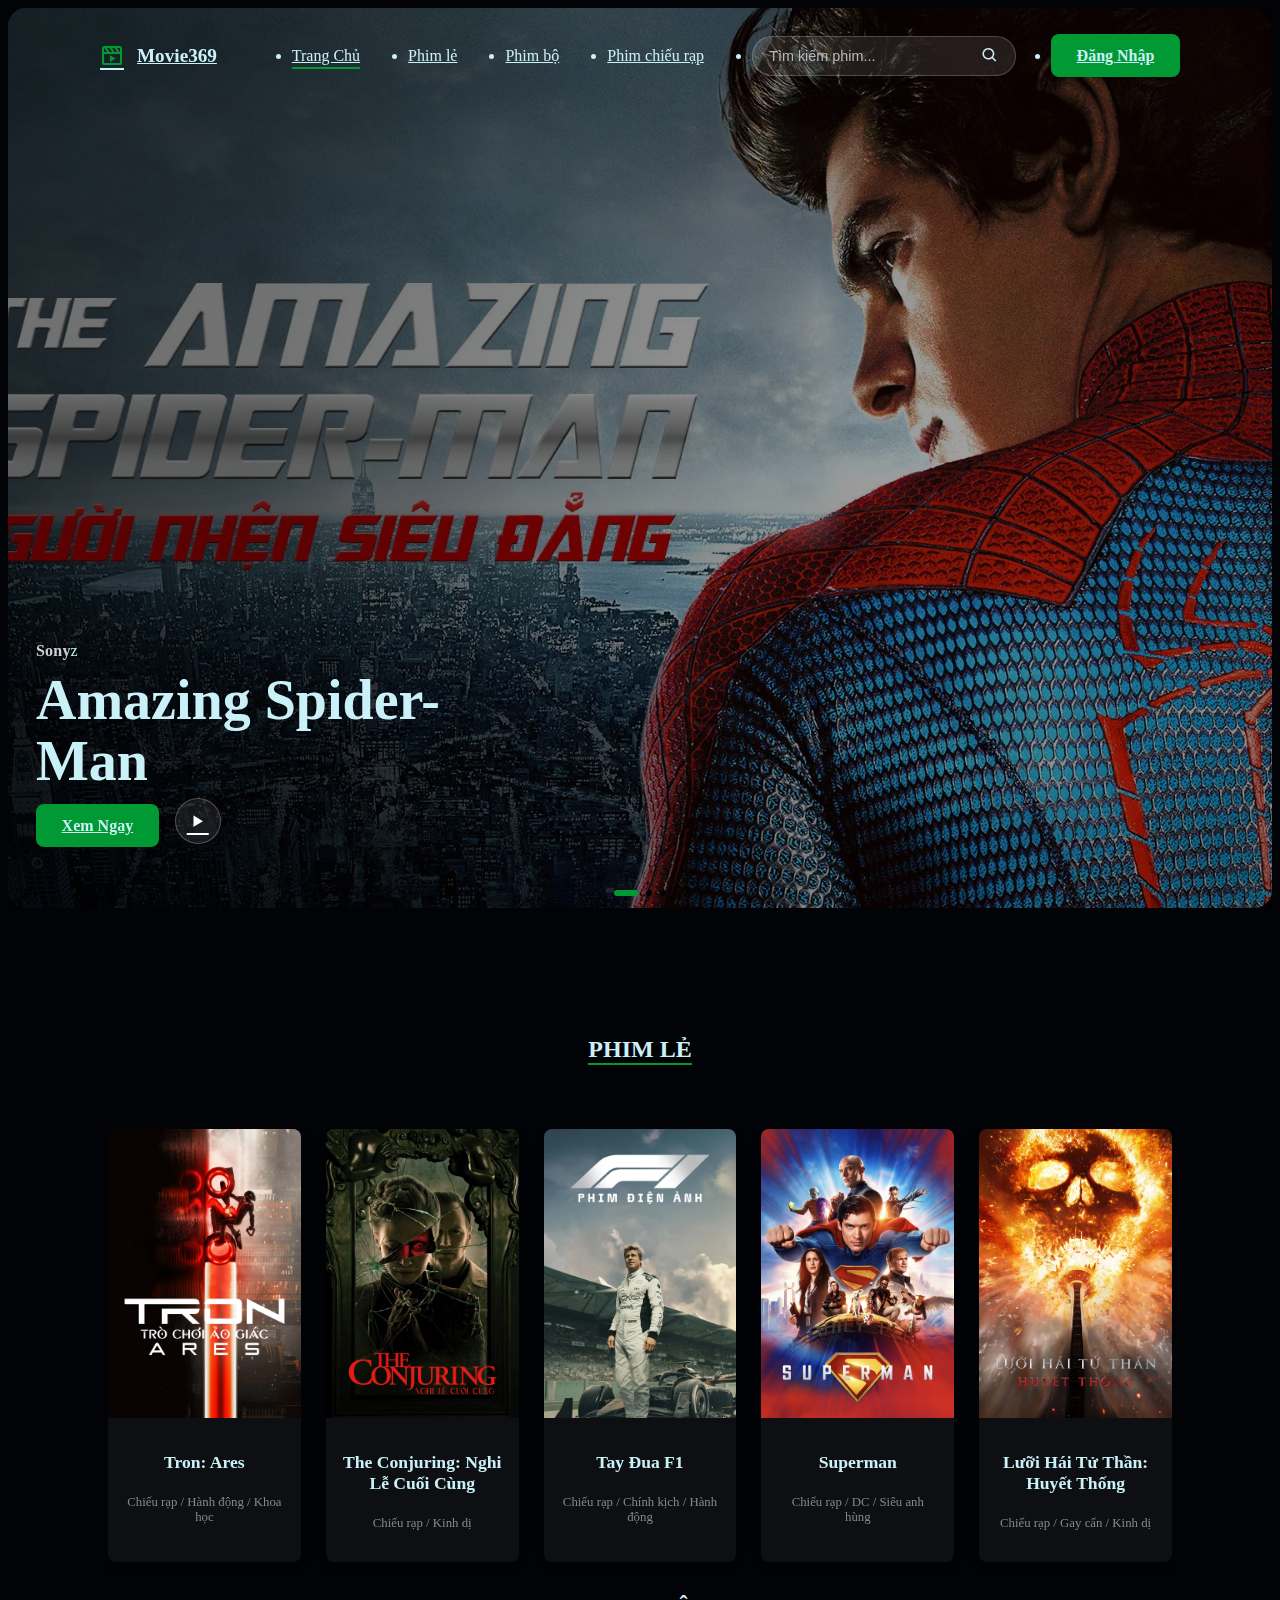
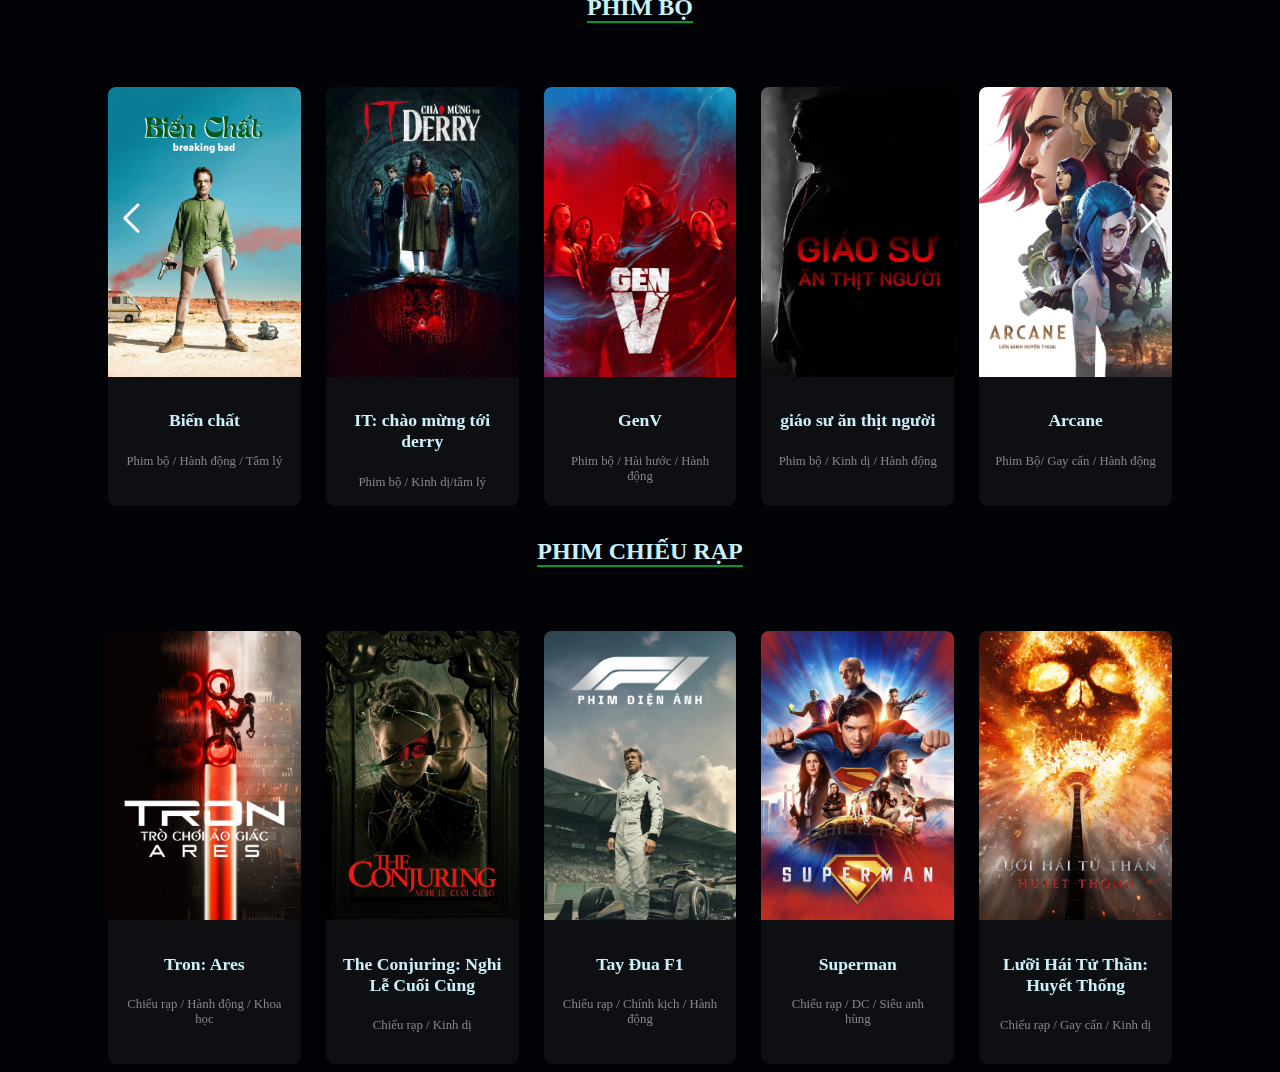
<file: src/main/webapp/index.html>
<!DOCTYPE html>
<html lang="vn">
<head>
<meta charset="UTF-8" />
<meta name="viewport" content="width=device-width, initial-scale=1.0" />
<title>Movie369</title>

<!-- CSS -->
<link rel="stylesheet" href="style.css" />
<link rel="stylesheet"
	href="https://cdn.jsdelivr.net/npm/boxicons@latest/css/boxicons.min.css" />
<link rel="stylesheet"
	href="https://cdn.jsdelivr.net/npm/swiper@11/swiper-bundle.min.css" />
</head>
<body>

	<!-- Header -->
	<header>
		<a href="#" class="logo"> <i class="bx bx-movie-play"></i>
			Movie369
		</a>

		<div class="bx bx-menu" id="menu-icon" aria-label="Open menu"></div>

		<ul class="navbar">
			<li><a href="#home" class="active">Trang Chủ</a></li>
			<li><a href="#phimle">Phim lẻ</a></li>
			<li><a href="#phimbo">Phim bộ</a></li>
			<li><a href="#chieurap">Phim chiếu rạp</a></li>
			<li class="search-item">
				<form action="search" method="GET" class="search-box">
					<input type="text" name="query" class="search-input"
						placeholder="Tìm kiếm phim...">
					<button type="submit" class="search-button" aria-label="Search">
						<i class='bx bx-search'></i>
					</button>
				</form>
		</ul>
		<li class="btn-item"><a href="#" class="btn">Đăng Nhập</a></li>
	</header>

	<!-- Hero / Swiper -->
	<section class="home swiper" id="home">
		<div class="swiper-wrapper">

			<!-- slide 1 -->
			<div class="swiper-slide container">
				<img src="nhetanhdoday/asm.jpg" alt="Amazing Spider-Man-bg" />
				<div class="home-text">
					<span>Sony</span>z
					<h1>Amazing Spider-Man</h1>
					<a href="#" class="btn">Xem Ngay</a> <a href="#" class="play"
						aria-label="Play trailer"> <i class="bx bx-play"></i>
					</a>
				</div>
			</div>

			<!-- slide 2 -->
			<div class="swiper-slide container">
				<img src="nhetanhdoday/genv.jpg" alt="GenV-bg" />
				<div class="home-text">
					<span>Prime</span>
					<h1>
						GenV: <br>From The World Of The Boys
					</h1>
					<a href="#" class="btn">Xem Ngay</a> <a href="#" class="play"
						aria-label="Play trailer"> <i class="bx bx-play"></i>
					</a>
				</div>
			</div>

			<!-- slide 3 -->
			<div class="swiper-slide container">
				<img src="nhetanhdoday/tboys1.jpg" alt="The Boys-bg" />
				<div class="home-text">
					<span>Prime</span>
					<h1>The Boys</h1>
					<a href="#" class="btn">Xem Ngay</a> <a href="#" class="play"
						aria-label="Play trailer"> <i class="bx bx-play"></i>
					</a>
				</div>
			</div>

		</div>

		<!-- dots -->
		<div class="swiper-pagination"></div>
	</section>

	<section class="movies" id="movies">
		<h2 class="heading">Phim Lẻ</h2>

		<div class="movies-slider swiper">

			<div class="swiper-wrapper">

				<div class="movie-box swiper-slide">

					<a href="movie-page.html" class="movie-box-link">
						<div class="movie-img-wrapper">
							<img src="nhetanhdoday/ares_poster.jpg" alt="Poster phim"
								class="movie-box-img">
						</div>
						<div class="box-text">
							<h3 class="movie-title">Tron: Ares</h3>
							<span class="movie-type">Chiếu rạp / Hành động / Khoa học</span>

						</div>

					</a>
				</div>
				<div class="movie-box swiper-slide">

					<a href="movie-page.html" class="movie-box-link">
						<div class="movie-img-wrapper">
							<img src="nhetanhdoday/conjuring_poster.jpg" alt="Poster phim"
								class="movie-box-img">
						</div>
						<div class="box-text">
							<h3 class="movie-title">The Conjuring: Nghi Lễ Cuối Cùng</h3>
							<span class="movie-type">Chiếu rạp / Kinh dị</span>

						</div>

					</a>
				</div>
				<div class="movie-box swiper-slide">

					<a href="movie-page.html" class="movie-box-link">
						<div class="movie-img-wrapper">
							<img src="nhetanhdoday/f1.jpg" alt="Poster phim"
								class="movie-box-img">
						</div>
						<div class="box-text">
							<h3 class="movie-title">Tay Đua F1</h3>
							<span class="movie-type">Chiếu rạp / Chính kịch / Hành
								động</span>

						</div>

					</a>
				</div>
				<div class="movie-box swiper-slide">

					<a href="movie-page.html" class="movie-box-link">
						<div class="movie-img-wrapper">
							<img src="nhetanhdoday/spm.jpg" alt="Poster phim"
								class="movie-box-img">
						</div>
						<div class="box-text">
							<h3 class="movie-title">Superman</h3>
							<span class="movie-type">Chiếu rạp / DC / Siêu anh hùng</span>

						</div>

					</a>
				</div>
				<div class="movie-box swiper-slide">

					<a href="movie-page.html" class="movie-box-link">
						<div class="movie-img-wrapper">
							<img src="nhetanhdoday/fdb.jpg" alt="Poster phim"
								class="movie-box-img">
						</div>
						<div class="box-text">
							<h3 class="movie-title">Lưỡi Hái Tử Thần: Huyết Thống</h3>
							<span class="movie-type">Chiếu rạp / Gay cấn / Kinh dị</span>

						</div>

					</a>
				</div>
				<div class="movie-box swiper-slide">

					<a href="movie-page.html" class="movie-box-link">
						<div class="movie-img-wrapper">
							<img src="nhetanhdoday/hp.jpg" alt="Poster phim"
								class="movie-box-img">
						</div>
						<div class="box-text">
							<h3 class="movie-title">Harry Potter: Hoàng Tử Lai</h3>
							<span class="movie-type">Kinh điển / Phép thuật / Phiêu
								lưu</span>

						</div>

					</a>
				</div>
				<div class="movie-box swiper-slide">

					<a href="movie-page.html" class="movie-box-link">
						<div class="movie-img-wrapper">
							<img src="nhetanhdoday/fantasic4.jpg" alt="Poster phim"
								class="movie-box-img">
						</div>
						<div class="box-text">
							<h3 class="movie-title">Bộ Tứ Siêu Đẳng: Bước Đi Đầu Tiên</h3>
							<span class="movie-type">Chiếu rạp / Marvel / Siêu anh
								hùng</span>

						</div>

					</a>
				</div>
				<div class="movie-box swiper-slide">

					<a href="movie-page.html" class="movie-box-link">
						<div class="movie-img-wrapper">
							<img src="nhetanhdoday/exit8.jpg" alt="Poster phim"
								class="movie-box-img">
						</div>
						<div class="box-text">
							<h3 class="movie-title">Exit 8: Ga Tàu Vô Tận</h3>
							<span class="movie-type">Chiếu rạp / Kinh dị / Bí ẩn</span>

						</div>

					</a>
				</div>
			</div>

            


			<!--phim bộ-->
             <section class ="phim bộ" id="phimbo">
				<h2 class="heading">Phim Bộ</h2>
				<div class="phim bộ-container">	
					<div class="movies-slider swiper">

			<div class="swiper-wrapper">

				<div class="movie-box swiper-slide">

					<a href="movie-page.html" class="movie-box-link">
						<div class="movie-img-wrapper">
							<img src="nhetanhdoday/thầy bạch.jpg" alt="Poster phim"
								class="movie-box-img">
						</div>
						<div class="box-text">
							<h3 class="movie-title">Biến chất</h3>
							<span class="movie-type">Phim bộ / Hành động / Tâm lý</span>

						</div>

					</a>
				</div>
				<div class="movie-box swiper-slide">

					<a href="movie-page.html" class="movie-box-link">
						<div class="movie-img-wrapper">
							<img src="nhetanhdoday/IT.jpg" alt="Poster phim"
								class="movie-box-img">
						</div>
						<div class="box-text">
							<h3 class="movie-title">IT: chào mừng tới derry</h3>
							<span class="movie-type">Phim bộ / Kinh dị/tâm lý</span>

						</div>

					</a>
				</div>
				<div class="movie-box swiper-slide">

					<a href="movie-page.html" class="movie-box-link">
						<div class="movie-img-wrapper">
							<img src="nhetanhdoday/GenV-part2.jpg" alt="Poster phim"
								class="movie-box-img">
						</div>
						<div class="box-text">
							<h3 class="movie-title">GenV</h3>
							<span class="movie-type">Phim bộ / Hài hước / Hành
								động</span>

						</div>

					</a>
				</div>
				<div class="movie-box swiper-slide">

					<a href="movie-page.html" class="movie-box-link">
						<div class="movie-img-wrapper">
							<img src="nhetanhdoday/Hannibal.jpg" alt="Poster phim"
								class="movie-box-img">
						</div>
						<div class="box-text">
							<h3 class="movie-title">giáo sư ăn thịt người</h3>
							<span class="movie-type">Phim bộ / Kinh dị / Hành động</span>

						</div>

					</a>
				</div>
				<div class="movie-box swiper-slide">

					<a href="movie-page.html" class="movie-box-link">
						<div class="movie-img-wrapper">
							<img src="nhetanhdoday/Arcane.jpg" alt="Poster phim"
								class="movie-box-img">
						</div>
						<div class="box-text">
							<h3 class="movie-title">Arcane</h3>
							<span class="movie-type">Phim Bộ/ Gay cấn / Hành động</span>

						</div>

					</a>
				</div>
				<div class="movie-box swiper-slide">

					<a href="movie-page.html" class="movie-box-link">
						<div class="movie-img-wrapper">
							<img src="nhetanhdoday/marvelZombies.jpg" alt="Poster phim"
								class="movie-box-img">
						</div>
						<div class="box-text">
							<h3 class="movie-title">Marvel Zombies</h3>
							<span class="movie-type">Phim bộ / Giật gân / Phiêu
								lưu</span>

						</div>

					</a>
				</div>
				<div class="movie-box swiper-slide">

					<a href="movie-page.html" class="movie-box-link">
						<div class="movie-img-wrapper">
							<img src="nhetanhdoday/theboys ốm hơnjpg.webp" alt="Poster phim"
								class="movie-box-img">
						</div>
						<div class="box-text">
							<h3 class="movie-title">the Boys</h3>
							<span class="movie-type">Phim bộ / Hành động / Hài huớc
								</span>

						</div>

					</a>
				</div>
				<div class="movie-box swiper-slide">

					<a href="movie-page.html" class="movie-box-link">
						<div class="movie-img-wrapper">
							<img src="nhetanhdoday/naruto.jpg" alt="Poster phim"
								class="movie-box-img">
						</div>
						<div class="box-text">
							<h3 class="movie-title">Naruto</h3>
							<span class="movie-type">Phim bộ/ Hành động/ Shounen</span>

						</div>

					</a>
				</div>
				
				</div>

                   



			 </section>		
			 <section id="chieurap">
  <h2 class="heading">Phim Chiếu Rạp</h2>

  <div class="movies-slider swiper">
    <div class="swiper-wrapper">
      <div class="movie-box swiper-slide">
        <a href="movie-page.html" class="movie-box-link">
          <div class="movie-img-wrapper">
            <img src="nhetanhdoday/ares_poster.jpg" alt="Poster phim" class="movie-box-img">
          </div>
          <div class="box-text">
            <h3 class="movie-title">Tron: Ares</h3>
            <span class="movie-type">Chiếu rạp / Hành động / Khoa học</span>
          </div>
        </a>
      </div>

      <div class="movie-box swiper-slide">
        <a href="movie-page.html" class="movie-box-link">
          <div class="movie-img-wrapper">
            <img src="nhetanhdoday/conjuring_poster.jpg" alt="Poster phim" class="movie-box-img">
          </div>
          <div class="box-text">
            <h3 class="movie-title">The Conjuring: Nghi Lễ Cuối Cùng</h3>
            <span class="movie-type">Chiếu rạp / Kinh dị</span>
          </div>
        </a>
      </div>

      <div class="movie-box swiper-slide">
        <a href="movie-page.html" class="movie-box-link">
          <div class="movie-img-wrapper">
            <img src="nhetanhdoday/f1.jpg" alt="Poster phim" class="movie-box-img">
          </div>
          <div class="box-text">
            <h3 class="movie-title">Tay Đua F1</h3>
            <span class="movie-type">Chiếu rạp / Chính kịch / Hành động</span>
          </div>
        </a>
      </div>

      <div class="movie-box swiper-slide">
        <a href="movie-page.html" class="movie-box-link">
          <div class="movie-img-wrapper">
            <img src="nhetanhdoday/spm.jpg" alt="Poster phim" class="movie-box-img">
          </div>
          <div class="box-text">
            <h3 class="movie-title">Superman</h3>
            <span class="movie-type">Chiếu rạp / DC / Siêu anh hùng</span>
          </div>
        </a>
      </div>

      <div class="movie-box swiper-slide">
        <a href="movie-page.html" class="movie-box-link">
          <div class="movie-img-wrapper">
            <img src="nhetanhdoday/fdb.jpg" alt="Poster phim" class="movie-box-img">
          </div>
          <div class="box-text">
            <h3 class="movie-title">Lưỡi Hái Tử Thần: Huyết Thống</h3>
            <span class="movie-type">Chiếu rạp / Gay cấn / Kinh dị</span>
          </div>
        </a>
      </div>

      <div class="movie-box swiper-slide">
        <a href="movie-page.html" class="movie-box-link">
          <div class="movie-img-wrapper">
            <img src="nhetanhdoday/hp.jpg" alt="Poster phim" class="movie-box-img">
          </div>
          <div class="box-text">
            <h3 class="movie-title">Harry Potter: Hoàng Tử Lai</h3>
            <span class="movie-type">Kinh điển / Phép thuật / Phiêu lưu</span>
          </div>
        </a>
      </div>

      <div class="movie-box swiper-slide">
        <a href="movie-page.html" class="movie-box-link">
          <div class="movie-img-wrapper">
            <img src="nhetanhdoday/fantasic4.jpg" alt="Poster phim" class="movie-box-img">
          </div>
          <div class="box-text">
            <h3 class="movie-title">Bộ Tứ Siêu Đẳng: Bước Đi Đầu Tiên</h3>
            <span class="movie-type">Chiếu rạp / Marvel / Siêu anh hùng</span>
          </div>
        </a>
      </div>

      <div class="movie-box swiper-slide">
        <a href="movie-page.html" class="movie-box-link">
          <div class="movie-img-wrapper">
            <img src="nhetanhdoday/exit8.jpg" alt="Poster phim" class="movie-box-img">
          </div>
          <div class="box-text">
            <h3 class="movie-title">Exit 8: Ga Tàu Vô Tận</h3>
            <span class="movie-type">Chiếu rạp / Kinh dị / Bí ẩn</span>
          </div>
        </a>
      </div>
    </div>
  </div>

</section>



			<div class="swiper-button-next"></div>
			<div class="swiper-button-prev"></div>
			<!-- JS -->
			<script
				src="https://cdn.jsdelivr.net/npm/swiper@11/swiper-bundle.min.js"></script>
			<script src="main.js"></script>
		</div>
	</section>

</body>
</html>
</file>
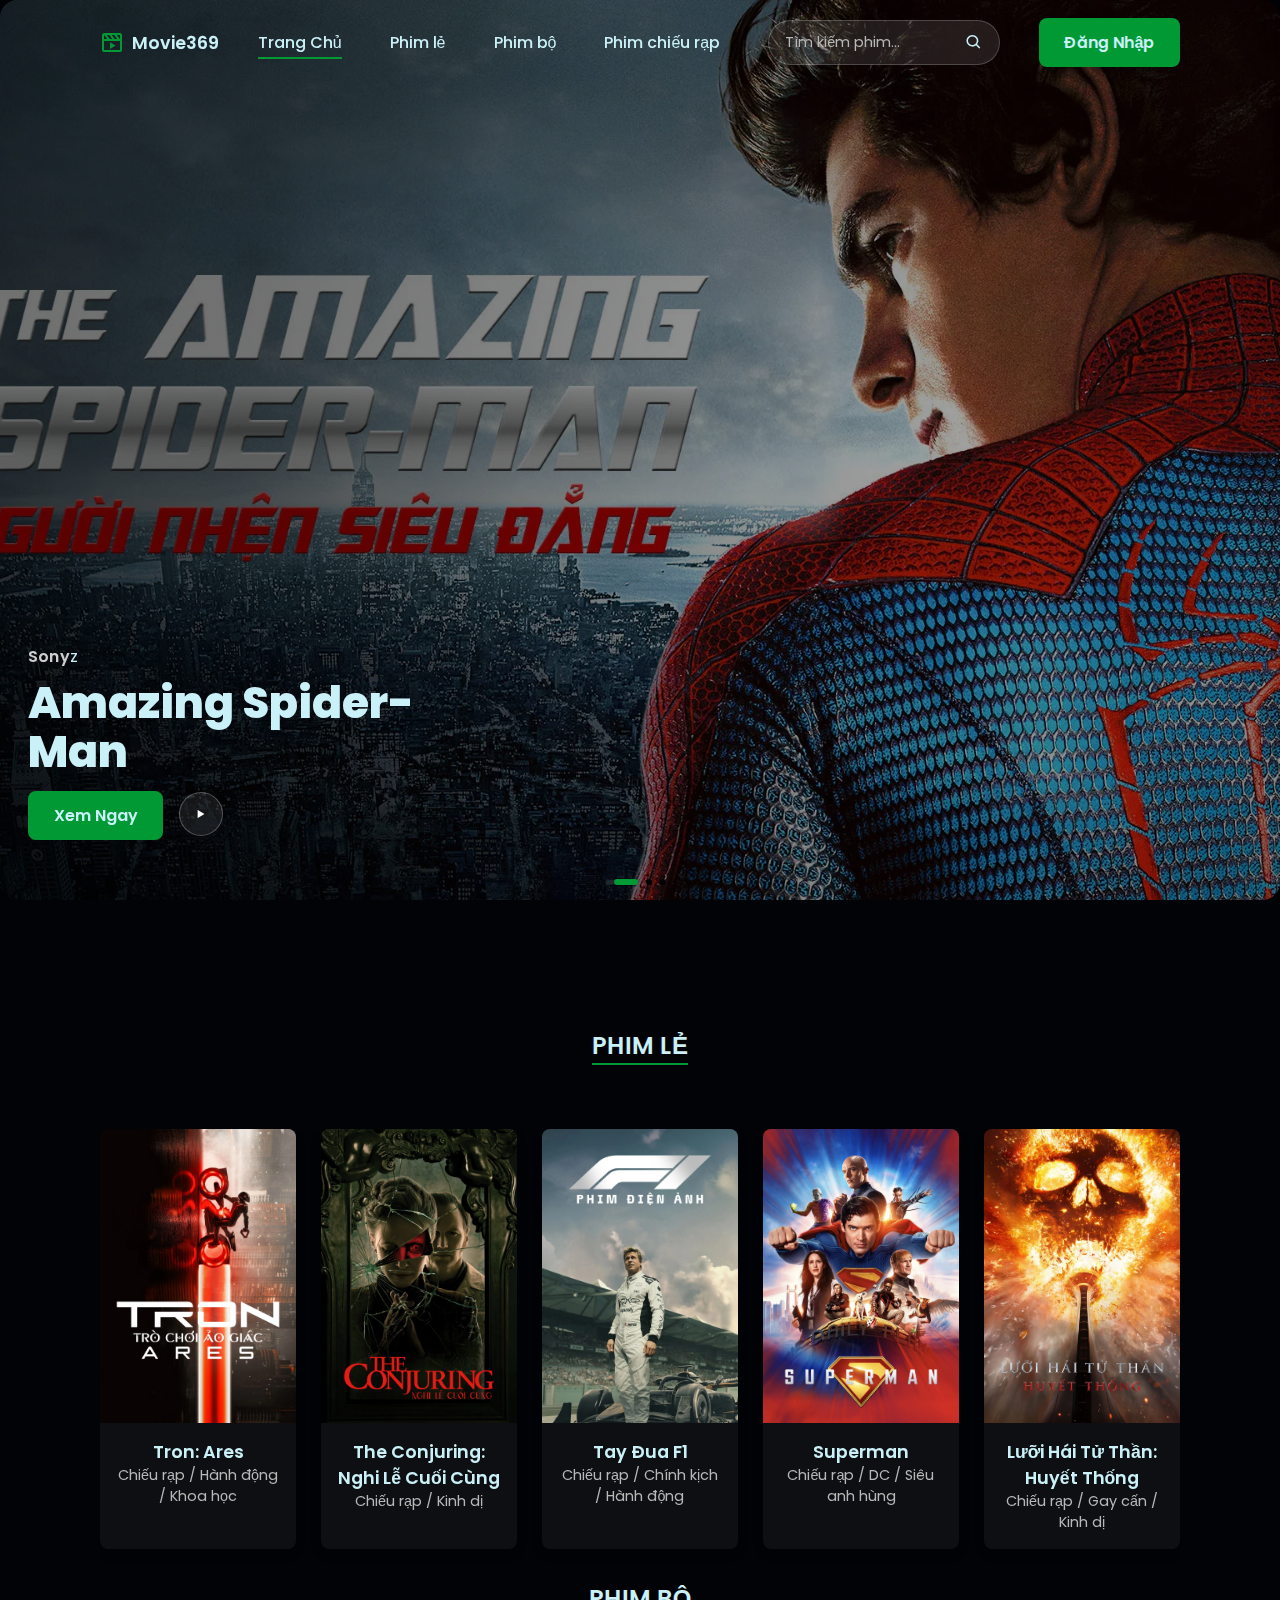
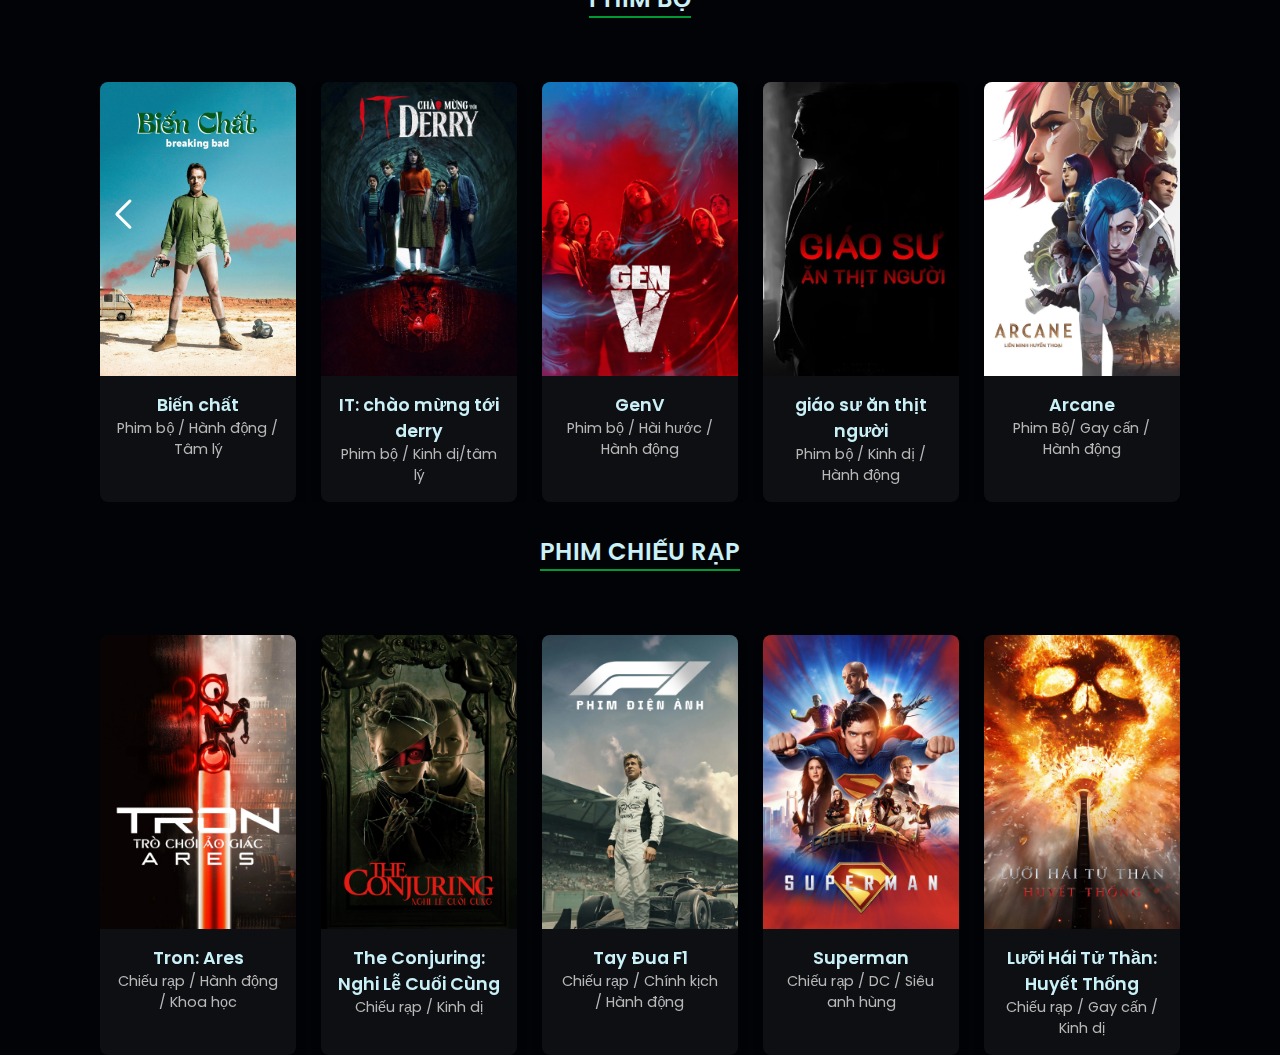
<file: bin/src/main/webapp/index.html>
<!DOCTYPE html>
<html lang="vn">
<head>
<meta charset="UTF-8" />
<meta name="viewport" content="width=device-width, initial-scale=1.0" />
<title>Movie369</title>

<!-- CSS -->
<link rel="stylesheet" href="style.css" />
<link rel="stylesheet"
	href="https://cdn.jsdelivr.net/npm/boxicons@latest/css/boxicons.min.css" />
<link rel="stylesheet"
	href="https://cdn.jsdelivr.net/npm/swiper@11/swiper-bundle.min.css" />
</head>
<body>

	<!-- Header -->
	<header>
		<a href="#" class="logo"> <i class="bx bx-movie-play"></i>
			Movie369
		</a>

		<div class="bx bx-menu" id="menu-icon" aria-label="Open menu"></div>

		<ul class="navbar">
			<li><a href="#home" class="active">Trang Chủ</a></li>
			<li><a href="#phimle">Phim lẻ</a></li>
			<li><a href="#phimbo">Phim bộ</a></li>
			<li><a href="#chieurap">Phim chiếu rạp</a></li>
			<li class="search-item">
				<form action="search" method="GET" class="search-box">
					<input type="text" name="query" class="search-input"
						placeholder="Tìm kiếm phim...">
					<button type="submit" class="search-button" aria-label="Search">
						<i class='bx bx-search'></i>
					</button>
				</form>
		</ul>
		<li class="btn-item"><a href="#" class="btn">Đăng Nhập</a></li>
	</header>

	<!-- Hero / Swiper -->
	<section class="home swiper" id="home">
		<div class="swiper-wrapper">

			<!-- slide 1 -->
			<div class="swiper-slide container">
				<img src="nhetanhdoday/asm.jpg" alt="Amazing Spider-Man-bg" />
				<div class="home-text">
					<span>Sony</span>z
					<h1>Amazing Spider-Man</h1>
					<a href="#" class="btn">Xem Ngay</a> <a href="#" class="play"
						aria-label="Play trailer"> <i class="bx bx-play"></i>
					</a>
				</div>
			</div>

			<!-- slide 2 -->
			<div class="swiper-slide container">
				<img src="nhetanhdoday/genv.jpg" alt="GenV-bg" />
				<div class="home-text">
					<span>Prime</span>
					<h1>
						GenV: <br>From The World Of The Boys
					</h1>
					<a href="#" class="btn">Xem Ngay</a> <a href="#" class="play"
						aria-label="Play trailer"> <i class="bx bx-play"></i>
					</a>
				</div>
			</div>

			<!-- slide 3 -->
			<div class="swiper-slide container">
				<img src="nhetanhdoday/tboys1.jpg" alt="The Boys-bg" />
				<div class="home-text">
					<span>Prime</span>
					<h1>The Boys</h1>
					<a href="#" class="btn">Xem Ngay</a> <a href="#" class="play"
						aria-label="Play trailer"> <i class="bx bx-play"></i>
					</a>
				</div>
			</div>

		</div>

		<!-- dots -->
		<div class="swiper-pagination"></div>
	</section>

	<section class="movies" id="movies">
		<h2 class="heading">Phim Lẻ</h2>

		<div class="movies-slider swiper">

			<div class="swiper-wrapper">

				<div class="movie-box swiper-slide">

					<a href="movie-page.html" class="movie-box-link">
						<div class="movie-img-wrapper">
							<img src="nhetanhdoday/ares_poster.jpg" alt="Poster phim"
								class="movie-box-img">
						</div>
						<div class="box-text">
							<h3 class="movie-title">Tron: Ares</h3>
							<span class="movie-type">Chiếu rạp / Hành động / Khoa học</span>

						</div>

					</a>
				</div>
				<div class="movie-box swiper-slide">

					<a href="movie-page.html" class="movie-box-link">
						<div class="movie-img-wrapper">
							<img src="nhetanhdoday/conjuring_poster.jpg" alt="Poster phim"
								class="movie-box-img">
						</div>
						<div class="box-text">
							<h3 class="movie-title">The Conjuring: Nghi Lễ Cuối Cùng</h3>
							<span class="movie-type">Chiếu rạp / Kinh dị</span>

						</div>

					</a>
				</div>
				<div class="movie-box swiper-slide">

					<a href="movie-page.html" class="movie-box-link">
						<div class="movie-img-wrapper">
							<img src="nhetanhdoday/f1.jpg" alt="Poster phim"
								class="movie-box-img">
						</div>
						<div class="box-text">
							<h3 class="movie-title">Tay Đua F1</h3>
							<span class="movie-type">Chiếu rạp / Chính kịch / Hành
								động</span>

						</div>

					</a>
				</div>
				<div class="movie-box swiper-slide">

					<a href="movie-page.html" class="movie-box-link">
						<div class="movie-img-wrapper">
							<img src="nhetanhdoday/spm.jpg" alt="Poster phim"
								class="movie-box-img">
						</div>
						<div class="box-text">
							<h3 class="movie-title">Superman</h3>
							<span class="movie-type">Chiếu rạp / DC / Siêu anh hùng</span>

						</div>

					</a>
				</div>
				<div class="movie-box swiper-slide">

					<a href="movie-page.html" class="movie-box-link">
						<div class="movie-img-wrapper">
							<img src="nhetanhdoday/fdb.jpg" alt="Poster phim"
								class="movie-box-img">
						</div>
						<div class="box-text">
							<h3 class="movie-title">Lưỡi Hái Tử Thần: Huyết Thống</h3>
							<span class="movie-type">Chiếu rạp / Gay cấn / Kinh dị</span>

						</div>

					</a>
				</div>
				<div class="movie-box swiper-slide">

					<a href="movie-page.html" class="movie-box-link">
						<div class="movie-img-wrapper">
							<img src="nhetanhdoday/hp.jpg" alt="Poster phim"
								class="movie-box-img">
						</div>
						<div class="box-text">
							<h3 class="movie-title">Harry Potter: Hoàng Tử Lai</h3>
							<span class="movie-type">Kinh điển / Phép thuật / Phiêu
								lưu</span>

						</div>

					</a>
				</div>
				<div class="movie-box swiper-slide">

					<a href="movie-page.html" class="movie-box-link">
						<div class="movie-img-wrapper">
							<img src="nhetanhdoday/fantasic4.jpg" alt="Poster phim"
								class="movie-box-img">
						</div>
						<div class="box-text">
							<h3 class="movie-title">Bộ Tứ Siêu Đẳng: Bước Đi Đầu Tiên</h3>
							<span class="movie-type">Chiếu rạp / Marvel / Siêu anh
								hùng</span>

						</div>

					</a>
				</div>
				<div class="movie-box swiper-slide">

					<a href="movie-page.html" class="movie-box-link">
						<div class="movie-img-wrapper">
							<img src="nhetanhdoday/exit8.jpg" alt="Poster phim"
								class="movie-box-img">
						</div>
						<div class="box-text">
							<h3 class="movie-title">Exit 8: Ga Tàu Vô Tận</h3>
							<span class="movie-type">Chiếu rạp / Kinh dị / Bí ẩn</span>

						</div>

					</a>
				</div>
			</div>

            


			<!--phim bộ-->
             <section class ="phim bộ" id="phimbo">
				<h2 class="heading">Phim Bộ</h2>
				<div class="phim bộ-container">	
					<div class="movies-slider swiper">

			<div class="swiper-wrapper">

				<div class="movie-box swiper-slide">

					<a href="movie-page.html" class="movie-box-link">
						<div class="movie-img-wrapper">
							<img src="nhetanhdoday/thầy bạch.jpg" alt="Poster phim"
								class="movie-box-img">
						</div>
						<div class="box-text">
							<h3 class="movie-title">Biến chất</h3>
							<span class="movie-type">Phim bộ / Hành động / Tâm lý</span>

						</div>

					</a>
				</div>
				<div class="movie-box swiper-slide">

					<a href="movie-page.html" class="movie-box-link">
						<div class="movie-img-wrapper">
							<img src="nhetanhdoday/IT.jpg" alt="Poster phim"
								class="movie-box-img">
						</div>
						<div class="box-text">
							<h3 class="movie-title">IT: chào mừng tới derry</h3>
							<span class="movie-type">Phim bộ / Kinh dị/tâm lý</span>

						</div>

					</a>
				</div>
				<div class="movie-box swiper-slide">

					<a href="movie-page.html" class="movie-box-link">
						<div class="movie-img-wrapper">
							<img src="nhetanhdoday/GenV-part2.jpg" alt="Poster phim"
								class="movie-box-img">
						</div>
						<div class="box-text">
							<h3 class="movie-title">GenV</h3>
							<span class="movie-type">Phim bộ / Hài hước / Hành
								động</span>

						</div>

					</a>
				</div>
				<div class="movie-box swiper-slide">

					<a href="movie-page.html" class="movie-box-link">
						<div class="movie-img-wrapper">
							<img src="nhetanhdoday/Hannibal.jpg" alt="Poster phim"
								class="movie-box-img">
						</div>
						<div class="box-text">
							<h3 class="movie-title">giáo sư ăn thịt người</h3>
							<span class="movie-type">Phim bộ / Kinh dị / Hành động</span>

						</div>

					</a>
				</div>
				<div class="movie-box swiper-slide">

					<a href="movie-page.html" class="movie-box-link">
						<div class="movie-img-wrapper">
							<img src="nhetanhdoday/Arcane.jpg" alt="Poster phim"
								class="movie-box-img">
						</div>
						<div class="box-text">
							<h3 class="movie-title">Arcane</h3>
							<span class="movie-type">Phim Bộ/ Gay cấn / Hành động</span>

						</div>

					</a>
				</div>
				<div class="movie-box swiper-slide">

					<a href="movie-page.html" class="movie-box-link">
						<div class="movie-img-wrapper">
							<img src="nhetanhdoday/marvelZombies.jpg" alt="Poster phim"
								class="movie-box-img">
						</div>
						<div class="box-text">
							<h3 class="movie-title">Marvel Zombies</h3>
							<span class="movie-type">Phim bộ / Giật gân / Phiêu
								lưu</span>

						</div>

					</a>
				</div>
				<div class="movie-box swiper-slide">

					<a href="movie-page.html" class="movie-box-link">
						<div class="movie-img-wrapper">
							<img src="nhetanhdoday/theboys ốm hơnjpg.webp" alt="Poster phim"
								class="movie-box-img">
						</div>
						<div class="box-text">
							<h3 class="movie-title">the Boys</h3>
							<span class="movie-type">Phim bộ / Hành động / Hài huớc
								</span>

						</div>

					</a>
				</div>
				<div class="movie-box swiper-slide">

					<a href="movie-page.html" class="movie-box-link">
						<div class="movie-img-wrapper">
							<img src="nhetanhdoday/naruto.jpg" alt="Poster phim"
								class="movie-box-img">
						</div>
						<div class="box-text">
							<h3 class="movie-title">Naruto</h3>
							<span class="movie-type">Phim bộ/ Hành động/ Shounen</span>

						</div>

					</a>
				</div>
				
				</div>

                   



			 </section>		
			 <section id="chieurap">
  <h2 class="heading">Phim Chiếu Rạp</h2>

  <div class="movies-slider swiper">
    <div class="swiper-wrapper">
      <div class="movie-box swiper-slide">
        <a href="movie-page.html" class="movie-box-link">
          <div class="movie-img-wrapper">
            <img src="nhetanhdoday/ares_poster.jpg" alt="Poster phim" class="movie-box-img">
          </div>
          <div class="box-text">
            <h3 class="movie-title">Tron: Ares</h3>
            <span class="movie-type">Chiếu rạp / Hành động / Khoa học</span>
          </div>
        </a>
      </div>

      <div class="movie-box swiper-slide">
        <a href="movie-page.html" class="movie-box-link">
          <div class="movie-img-wrapper">
            <img src="nhetanhdoday/conjuring_poster.jpg" alt="Poster phim" class="movie-box-img">
          </div>
          <div class="box-text">
            <h3 class="movie-title">The Conjuring: Nghi Lễ Cuối Cùng</h3>
            <span class="movie-type">Chiếu rạp / Kinh dị</span>
          </div>
        </a>
      </div>

      <div class="movie-box swiper-slide">
        <a href="movie-page.html" class="movie-box-link">
          <div class="movie-img-wrapper">
            <img src="nhetanhdoday/f1.jpg" alt="Poster phim" class="movie-box-img">
          </div>
          <div class="box-text">
            <h3 class="movie-title">Tay Đua F1</h3>
            <span class="movie-type">Chiếu rạp / Chính kịch / Hành động</span>
          </div>
        </a>
      </div>

      <div class="movie-box swiper-slide">
        <a href="movie-page.html" class="movie-box-link">
          <div class="movie-img-wrapper">
            <img src="nhetanhdoday/spm.jpg" alt="Poster phim" class="movie-box-img">
          </div>
          <div class="box-text">
            <h3 class="movie-title">Superman</h3>
            <span class="movie-type">Chiếu rạp / DC / Siêu anh hùng</span>
          </div>
        </a>
      </div>

      <div class="movie-box swiper-slide">
        <a href="movie-page.html" class="movie-box-link">
          <div class="movie-img-wrapper">
            <img src="nhetanhdoday/fdb.jpg" alt="Poster phim" class="movie-box-img">
          </div>
          <div class="box-text">
            <h3 class="movie-title">Lưỡi Hái Tử Thần: Huyết Thống</h3>
            <span class="movie-type">Chiếu rạp / Gay cấn / Kinh dị</span>
          </div>
        </a>
      </div>

      <div class="movie-box swiper-slide">
        <a href="movie-page.html" class="movie-box-link">
          <div class="movie-img-wrapper">
            <img src="nhetanhdoday/hp.jpg" alt="Poster phim" class="movie-box-img">
          </div>
          <div class="box-text">
            <h3 class="movie-title">Harry Potter: Hoàng Tử Lai</h3>
            <span class="movie-type">Kinh điển / Phép thuật / Phiêu lưu</span>
          </div>
        </a>
      </div>

      <div class="movie-box swiper-slide">
        <a href="movie-page.html" class="movie-box-link">
          <div class="movie-img-wrapper">
            <img src="nhetanhdoday/fantasic4.jpg" alt="Poster phim" class="movie-box-img">
          </div>
          <div class="box-text">
            <h3 class="movie-title">Bộ Tứ Siêu Đẳng: Bước Đi Đầu Tiên</h3>
            <span class="movie-type">Chiếu rạp / Marvel / Siêu anh hùng</span>
          </div>
        </a>
      </div>

      <div class="movie-box swiper-slide">
        <a href="movie-page.html" class="movie-box-link">
          <div class="movie-img-wrapper">
            <img src="nhetanhdoday/exit8.jpg" alt="Poster phim" class="movie-box-img">
          </div>
          <div class="box-text">
            <h3 class="movie-title">Exit 8: Ga Tàu Vô Tận</h3>
            <span class="movie-type">Chiếu rạp / Kinh dị / Bí ẩn</span>
          </div>
        </a>
      </div>
    </div>
  </div>

</section>



			<div class="swiper-button-next"></div>
			<div class="swiper-button-prev"></div>
			<!-- JS -->
			<script
				src="https://cdn.jsdelivr.net/npm/swiper@11/swiper-bundle.min.js"></script>
			<script src="main.js"></script>
		</div>
	</section>

</body>
</html>
</file>
<file: src/main/webapp/style.css>
<<<<<<< Updated upstream
@charset "UTF-8";
/* Fonts */
@import
	url('https://fonts.googleapis.com/css2?family=Poppins:wght@300;400;500;600;700;800&display=swap')
	;

* {
	font-family: 'Poppins', sans-serif;
	margin: 0;
	padding: 0;
	box-sizing: border-box;
	list-style: none;
	text-decoration: none;
	scroll-padding-top: 2rem;
	scroll-behavior: smooth;
}

:root {
	--main-color: #009933;
	--text-color: #CAF0F8;
	--bg-color: #020307;
}

body {
	background: var(--bg-color);
	color: var(--text-color);
}

/* ============ Header ============ */
header {
	position: fixed;
	top: 0;
	left: 0;
	right: 0;
	z-index: 1000;
	display: flex;
	align-items: center;
	justify-content: space-between;
	padding: 20px 100px;
	transition: .5s;
}

.logo {
	font-size: 1.1rem;
	font-weight: 600;
	color: var(--text-color);
	display: flex;
	align-items: center;
	column-gap: .5rem;
}

.logo .bx {
	font-size: 24px;
	color: var(--main-color);
}

.navbar {
	display: flex; align-items : center;
	column-gap: 3rem;
	align-items: center; /*khoảng cách*/
}

.navbar li {
	padding: 0;
}

.navbar a {
	position: relative; /* để ::after bám đúng vào a */
	display: inline-block;
	font-size: 1rem;
	font-weight: 500;
	color: var(--text-color);
}
	
.navbar a::after {
	content: "";
	position: absolute;
	left: 0;
	bottom: -4px;
	height: 2px;
	width: 0;
	background: var(--main-color);
	transition: width .3s linear;
}

.navbar a:hover::after, .navbar a.active::after {
	width: 100%;
}

#menu-icon {
	font-size: 24px;
	cursor: pointer;
	display: none;
	z-index: 1000001;
}

.btn {
	padding: .8rem 1.6rem;
	background: var(--main-color);
	color: var(--text-color);
	font-weight: 600;
	border-radius: .5rem;
}

.btn:hover {
	background: #000;
}
/* Style cho hộp search */
.search-box {
	display: flex;
	align-items: center;
	background: rgba(255, 255, 255, 0.1); /* Nền mờ */
	border-radius: 2rem; /* Bo tròn */
	overflow: hidden;
	border: 1px solid rgba(255, 255, 255, 0.2);
}

/* Style cho ô input */
.search-input {
	border: none;
	outline: none;
	background: transparent;
	padding: 0.7rem 1rem;
	color: var(--text-color);
	font-size: 0.9rem;
	width: 180px; /* Chiều rộng mặc định */
	transition: width 0.3s ease;
}

.search-input::placeholder {
	color: #b8b8b8;
}

/* Hiệu ứng khi focus vào input: dài ra */
.search-input:focus {
	width: 250px;
}

/* Style cho nút search (icon) */
.search-button {
	border: none;
	background: transparent;
	color: var(--text-color);
	font-size: 1.1rem; /* Cỡ icon */
	padding: 0 1rem;
	cursor: pointer;
	display: flex;
	align-items: center;
	transition: color 0.3s;
}

.search-button:hover {
	color: var(--main-color);
}
/* ============ Hero / Swiper ============ */
.home {
	width: 100%;
	height: 100vh;
	position: relative;
} /* chừa chỗ cho header fixed */
.container {
	position: relative;
	width: 100%;
	min-height: 640px;
	display: block;
	border-radius: 18px;
	overflow: hidden;
	background: #000;
	box-shadow: 0 8px 30px rgba(0, 0, 0, .5);
}

.container img {
	position: absolute;
	inset: 0;
	width: 100%;
	height: 100%;
	object-fit: cover;
	object-position: center;
	z-index: 1; /* ảnh dưới overlay nhưng trên nền */
}

/* Lớp tối để chữ nổi như mẫu */
.container::after {
	content: "";
	position: absolute;
	inset: 0;
	z-index: 2;
	background: radial-gradient(60% 100% at 80% 50%, rgba(0, 0, 0, .05),
		rgba(0, 0, 0, .35)), linear-gradient(0deg, rgba(0, 0, 0, .15),
		rgba(0, 0, 0, .15)), rgba(2, 3, 7, 0.2);
}

/* Nội dung chữ bên trái dưới */
.home-text {
	position: absolute;
	left: 28px;
	bottom: 64px;
	z-index: 3;
	max-width: 440px;
}

.home-text span {
	color: #d9d9d9;
	opacity: .95;
	font-weight: 600;
	letter-spacing: .2px;
}

.home-text h1 {
	margin: 10px 0 16px;
	line-height: 1.1;
	font-size: clamp(28px, 5vw, 44px);
	font-weight: 800;
}

.play {
	display: inline-flex;
	align-items: center;
	justify-content: center;
	width: 44px;
	height: 44px;
	margin-left: 12px;
	border-radius: 50%;
	color: #fff;
	border: 1px solid rgba(255, 255, 255, .25);
	background: rgba(255, 255, 255, .08);
}

/* Swiper pagination (dấu chấm) */
.swiper-pagination-bullet {
	background: #fff;
	opacity: .6;
}

.swiper-pagination-bullet-active {
	opacity: 1;
}

/* Responsive */
@media ( max-width : 992px) {
	header {
		padding: 16px 24px;
	}
	.navbar {
		column-gap: 2rem;
	}
}

@media ( max-width : 768px) {
	.home {
		padding: 84px 12px 12px;
	}
	.home-text {
		left: 18px;
		right: 18px;
		bottom: 40px;
	}
}

.swiper-pagination-bullet {
	width: 6px !important;
	height: 6px !important;
	border-radius: 0.2rem !important;
	background: var(--bg-color) !important;
	opacity: 1 !important;
}

.swiper-pagination-bullet-active {
	width: 1.5rem !important;
	background: var(--main-color) !important;
}

header.scrolled {
	/* Thu nhỏ padding lại */
	padding: 12px 100px;
	/* Thêm nền cho header */
	background: var(--bg-color);
	box-shadow: 0 2px 10px rgba(0, 0, 0, 0.4);
}

/*
  (Để đảm bảo nó nổi lên trên các card phim) 
*/
.movies-slider .swiper-button-next, .movies-slider .swiper-button-prev {
	z-index: 10;
}
/* ============ Movies Section ============ */
.heading {
	font-size: 1.5rem;
	font-weight: 600;
	color: var(--text-color);
	text-transform: uppercase;
	margin: 2rem 0;
	text-align: center;
	border-bottom: 2px solid var(--main-color);
	display: inline-block;
}

/* Căn giữa cái heading */
.movies {
	text-align: center;
	padding: 0 100px;
	padding-top: 96px;
}

.movies-slider {
	margin-top: 2rem;
}

.movies-slider .movie-box.swiper-slide {
	/* Cho phép Swiper tự tính toán chiều rộng */
	width: auto;
	/* BẮT BUỘC: Giữ lại code flexbox cũ để căn chỉnh nút "Watch Now" */
	height: auto; /* Để Swiper tự điều chỉnh chiều cao nếu cần */
	display: flex;
	flex-direction: column;
}

/* === TÙY CHỈNH 2 NÚT MŨI TÊN === */
.movies-slider .swiper-button-next, .movies-slider .swiper-button-prev {
	/* Đổi màu 2 mũi tên thành màu xanh lá */
	color: white;
	top: 45%; /* Căn giữa theo chiều cao của poster */
}

/* Làm cho mũi tên nhỏ hơn một chút */
.movies-slider .swiper-button-next::after, .movies-slider .swiper-button-prev::after
	{
	font-size: 1.8rem; /* Kích thước icon mũi tên */
	font-weight: 800;
}

.movie-box {
	background: rgba(255, 255, 255, 0.05);
	border-radius: 0.5rem;
	overflow: hidden;
	box-shadow: 0 4px 10px rgba(0, 0, 0, 0.3);
	transition: transform .3s ease;
}

.movie-box-link {
	text-decoration: none;
	color: inherit;
	display: flex;
	flex-direction: column;
	height: 100%;
}

.movie-box:hover {
	transform: translateY(-10px);
}

.movie-box-img {
	position: absolute;
	top: 0;
	left: 0;
	width: 100%;
	height: 100%;
	object-fit: cover;
}

.movie-img-wrapper {
	position: relative;
	width: 100%;
	padding-bottom: 150%;
	overflow: hidden; /* Đảm bảo không có gì tràn ra ngoài */
}

.box-text {
	padding: 1rem;
	display: flex;
	flex-direction: column;
	flex-grow: 1;
}

.movie-title {
	font-size: 1.1rem;
	font-weight: 600;
	color: var(--text-color);
	/* Giới hạn tên phim 2 dòng */
	overflow: hidden;
	text-overflow: ellipsis;
	display: -webkit-box;
	-webkit-line-clamp: 2;
	-webkit-box-orient: vertical;
}

.movie-type {
	font-size: 0.9rem;
	color: #b8b8b8;
}
=======
@charset "UTF-8";
/* Fonts */
@import
	url('https://fonts.googleapis.com/css2?family=Poppins:wght@300;400;500;600;700;800&display=swap')
	;

* {
	font-family: 'Poppins', sans-serif;
	margin: 0;
	padding: 0;
	box-sizing: border-box;
	list-style: none;
	text-decoration: none;
	scroll-padding-top: 2rem;
	scroll-behavior: smooth;
}

:root {
	--main-color: #009933;
	--text-color: #CAF0F8;
	--bg-color: #020307;
}

body {
	background: var(--bg-color);
	color: var(--text-color);
}

/* ============ Header ============ */
header {
	position: fixed;
	top: 0;
	left: 0;
	right: 0;
	z-index: 1000;
	display: flex;
	align-items: center;
	justify-content: space-between;
	padding: 20px 100px;
	transition: .5s;
}

.logo {
	font-size: 1.1rem;
	font-weight: 600;
	color: var(--text-color);
	display: flex;
	align-items: center;
	column-gap: .5rem;
}

.logo .bx {
	font-size: 24px;
	color: var(--main-color);
}

.navbar {
	display: flex; align-items : center;
	column-gap: 3rem;
	align-items: center; /*khoảng cách*/
}

.navbar li {
	padding: 0;
}
/* ======================================= */
/* === CSS CHO DROPDOWN MENU (THỂ LOẠI) === */
/* ======================================= */

.navbar .dropdown-item {
  position: relative;
}

/* Style cho menu con */
.dropdown-menu {
  position: absolute;
  top: 100%;
  left: 0;
  width: 200px;
  
  /* 1. Nền đen trong suốt (0.9 là độ đậm, càng thấp càng trong suốt) */
  background: rgba(2, 3, 7, 0.9); 
  backdrop-filter: blur(10px); /* Hiệu ứng làm mờ nền đằng sau (kính mờ) */
  
  border: 1px solid var(--main-color);
  border-radius: 0.5rem;
  padding: 10px 0;
  
  /* 2. Mặc định là Ẩn */
  display: none; 
  z-index: 1000;
}

/* Class này sẽ được JS thêm vào khi click để hiện menu */
.dropdown-menu.show {
  display: block;
}

/* Style link bên trong */
.dropdown-menu li a {
  display: block;
  padding: 10px 20px;
  font-size: 0.9rem;
  color: var(--text-color);
  transition: 0.3s;
}

/* 3. Hiệu ứng khi Hover vào từng dòng thể loại */
.dropdown-menu li a:hover {
  /* Nền đậm hơn (gần như đen đặc) */
  background: rgba(0, 0, 0, 1); 
  
  /* Chữ chuyển thành xanh lá */
  color: var(--main-color); 
}

/* Mũi tên nhỏ */
.dropdown-item i {
    font-size: 1.2rem;
    vertical-align: middle;
    transition: transform 0.3s;
}

/* Khi menu mở, xoay mũi tên lên */
.dropdown-item.active i {
    transform: rotate(180deg);
}
.navbar .dropdown-item a {
    text-decoration: none !important;
}

/*link trong menu con cũng không bị gạch chân */
.dropdown-menu li a {
    text-decoration: none !important;
    border-bottom: none !important;
}
.navbar a {
	position: relative; /* để ::after bám đúng vào a */
	display: inline-block;
	font-size: 1rem;
	font-weight: 500;
	color: var(--text-color);
}
.navbar .dropdown-menu a::after {
    content: none !important;
    display: none !important;
}

/* Đảm bảo không có gạch chân văn bản */
.navbar .dropdown-menu a {
    text-decoration: none !important;
    border-bottom: none !important;
}
.navbar a::after {
	content: "";
	position: absolute;
	left: 0;
	bottom: -4px;
	height: 2px;
	width: 0;
	background: var(--main-color);
	transition: width .3s linear;
}

.navbar a:hover::after, .navbar a.active::after {
	width: 100%;
}

#menu-icon {
	font-size: 24px;
	cursor: pointer;
	display: none;
	z-index: 1000001;
}

.btn {
	padding: .8rem 1.6rem;
	background: var(--main-color);
	color: var(--text-color);
	font-weight: 600;
	border-radius: .5rem;
}

.btn:hover {
	background: #000;
}
/* Style cho hộp search */
.search-box {
	display: flex;
	align-items: center;
	background: rgba(255, 255, 255, 0.1); /* Nền mờ */
	border-radius: 2rem; /* Bo tròn */
	overflow: hidden;
	border: 1px solid rgba(255, 255, 255, 0.2);
}

/* Style cho ô input */
.search-input {
	border: none;
	outline: none;
	background: transparent;
	padding: 0.7rem 1rem;
	color: var(--text-color);
	font-size: 0.9rem;
	width: 180px; /* Chiều rộng mặc định */
	transition: width 0.3s ease;
}

.search-input::placeholder {
	color: #b8b8b8;
}

/* Hiệu ứng khi focus vào input: dài ra */
.search-input:focus {
	width: 250px;
}

/* Style cho nút search (icon) */
.search-button {
	border: none;
	background: transparent;
	color: var(--text-color);
	font-size: 1.1rem; /* Cỡ icon */
	padding: 0 1rem;
	cursor: pointer;
	display: flex;
	align-items: center;
	transition: color 0.3s;
}

.search-button:hover {
	color: var(--main-color);
}
/* ============ Hero / Swiper ============ */
.home {
	width: 100%;
	height: 100vh;
	position: relative;
} /* chừa chỗ cho header fixed */
.container {
	position: relative;
	width: 100%;
	min-height: 640px;
	display: block;
	border-radius: 18px;
	overflow: hidden;
	background: #000;
	box-shadow: 0 8px 30px rgba(0, 0, 0, .5);
}

.container img {
	position: absolute;
	inset: 0;
	width: 100%;
	height: 100%;
	object-fit: cover;
	object-position: center;
	z-index: 1; /* ảnh dưới overlay nhưng trên nền */
}

/* Lớp tối để chữ nổi như mẫu */
.container::after {
	content: "";
	position: absolute;
	inset: 0;
	z-index: 2;
	background: radial-gradient(60% 100% at 80% 50%, rgba(0, 0, 0, .05),
		rgba(0, 0, 0, .35)), linear-gradient(0deg, rgba(0, 0, 0, .15),
		rgba(0, 0, 0, .15)), rgba(2, 3, 7, 0.2);
}

/* Nội dung chữ bên trái dưới */
.home-text {
	position: absolute;
	left: 28px;
	bottom: 64px;
	z-index: 3;
	max-width: 440px;
}

.home-text span {
	color: #d9d9d9;
	opacity: .95;
	font-weight: 600;
	letter-spacing: .2px;
}

.home-text h1 {
	margin: 10px 0 16px;
	line-height: 1.1;
	font-size: clamp(28px, 5vw, 44px);
	font-weight: 800;
}

.play {
	display: inline-flex;
	align-items: center;
	justify-content: center;
	width: 44px;
	height: 44px;
	margin-left: 12px;
	border-radius: 50%;
	color: #fff;
	border: 1px solid rgba(255, 255, 255, .25);
	background: rgba(255, 255, 255, .08);
}

/* Swiper pagination (dấu chấm) */
.swiper-pagination-bullet {
	background: #fff;
	opacity: .6;
}

.swiper-pagination-bullet-active {
	opacity: 1;
}


@media ( max-width : 768px) {
	.home {
		padding: 84px 12px 12px;
	}
	.home-text {
		left: 18px;
		right: 18px;
		bottom: 40px;
	}
}

.swiper-pagination-bullet {
	width: 6px !important;
	height: 6px !important;
	border-radius: 0.2rem !important;
	background: var(--bg-color) !important;
	opacity: 1 !important;
}

.swiper-pagination-bullet-active {
	width: 1.5rem !important;
	background: var(--main-color) !important;
}

header.scrolled {
	/* Thu nhỏ padding lại */
	padding: 12px 100px;
	/* Thêm nền cho header */
	background: var(--bg-color);
	box-shadow: 0 2px 10px rgba(0, 0, 0, 0.4);
}

/*
  (Để đảm bảo nó nổi lên trên các card phim) 
*/
.movies-slider .swiper-button-next, .movies-slider .swiper-button-prev {
	z-index: 10;
}
/* ============ Movies Section ============ */
.heading {
	font-size: 1.5rem;
	font-weight: 600;
	color: var(--text-color);
	text-transform: uppercase;
	margin: 2rem 0;
	text-align: center;
	border-bottom: 2px solid var(--main-color);
	display: inline-block;
}

/* Căn giữa cái heading */
.movies {
	text-align: center;
	padding: 0 100px;
	padding-top: 96px;
}

.movies-slider {
	margin-top: 2rem;
}

.movies-slider .movie-box.swiper-slide {
	/* Cho phép Swiper tự tính toán chiều rộng */
	width: auto;
	/* BẮT BUỘC: Giữ lại code flexbox cũ để căn chỉnh nút "Watch Now" */
	height: auto; /* Để Swiper tự điều chỉnh chiều cao nếu cần */
	display: flex;
	flex-direction: column;
}

/* === TÙY CHỈNH 2 NÚT MŨI TÊN === */
.movies-slider .swiper-button-next, .movies-slider .swiper-button-prev {
	/* Đổi màu 2 mũi tên thành màu xanh lá */
	color: white;
	top: 45%; /* Căn giữa theo chiều cao của poster */
}

/* Làm cho mũi tên nhỏ hơn một chút */
.movies-slider .swiper-button-next::after, .movies-slider .swiper-button-prev::after
	{
	font-size: 1.8rem; /* Kích thước icon mũi tên */
	font-weight: 800;
}

.movie-box {
	background: rgba(255, 255, 255, 0.05);
	border-radius: 0.5rem;
	overflow: hidden;
	box-shadow: 0 4px 10px rgba(0, 0, 0, 0.3);
	transition: transform .3s ease;
}

.movie-box-link {
	text-decoration: none;
	color: inherit;
	display: flex;
	flex-direction: column;
	height: 100%;
}

.movie-box:hover {
	transform: translateY(-10px);
}

.movie-box-img {
	position: absolute;
	top: 0;
	left: 0;
	width: 100%;
	height: 100%;
	object-fit: cover;
}

.movie-img-wrapper {
	position: relative;
	width: 100%;
	padding-bottom: 150%;
	overflow: hidden; /* Đảm bảo không có gì tràn ra ngoài */
}

.box-text {
	padding: 1rem;
	display: flex;
	flex-direction: column;
	flex-grow: 1;
}

.movie-title {
	font-size: 1.1rem;
	font-weight: 600;
	color: var(--text-color);
	/* Giới hạn tên phim 2 dòng */
	overflow: hidden;
	text-overflow: ellipsis;
	display: -webkit-box;
	-webkit-line-clamp: 2;
	-webkit-box-orient: vertical;
}

.movie-type {
	font-size: 0.9rem;
	color: #b8b8b8;
}
.footer {
  background: rgba(0, 0, 0, 0.3); /* Nền tối mờ */
  padding: 4rem 0; /* 4rem trên dưới, 0 trái phải */
  margin-top: 6rem; /* Cách section cuối cùng 1 khoảng */
  border-top: 1px solid var(--main-color);
}

.footer-container {
  max-width: 1100px; /* Giới hạn chiều rộng nội dung footer */
  margin: 0 auto; /* Căn giữa */
  display: grid;
  
  /* Chia footer làm 3 cột */
  grid-template-columns: repeat(auto-fit, minmax(250px, 1fr));
  
  gap: 2rem; /* Khoảng cách giữa các cột */
  
  /* Căn lề trái phải giống header */
  padding: 0 100px;
}

.footer-box {
  display: flex;
  flex-direction: column;
  gap: 1rem; /* Khoảng cách giữa các item trong 1 cột */
}

.footer-box .logo {
  margin-bottom: 1rem; /* Logo cách xa text bên dưới */
}

.footer-box h3 {
  font-size: 1.2rem;
  color: var(--main-color);
  margin-bottom: 0.5rem;
}

.footer-box a {
  color: #b8b8b8; /* Màu chữ link */
  transition: color 0.3s ease;
}

.footer-box a:hover {
  color: var(--text-color); /* Sáng lên khi hover */
}

.footer-box p {
  color: #b8b8b8;
  font-size: 0.9rem;
}

.social-links {
  display: flex;
  gap: 1rem;
}

.social-links a {
  font-size: 1.5rem; /* Cỡ icon social */
  color: var(--text-color);
}

.social-links a:hover {
  color: var(--main-color);
}

.form-section {
  /* "Né" cái header. 96px là padding-top của .movies */
  padding: 96px 100px; 
  display: flex;
  justify-content: center;
  align-items: center;
  min-height: 100vh; /* Đảm bảo form luôn ở giữa màn hình */
}

.form-container {
  /* Dùng lại style nền mờ của .movie-box */
  background: rgba(255, 255, 255, 0.05);
  border-radius: 0.5rem;
  box-shadow: 0 4px 10px rgba(0, 0, 0, 0.3);
  
  width: 100%;
  max-width: 500px; /* Giới hạn chiều rộng form */
  padding: 2.5rem;
}

.form-container .heading {
  margin-top: 0; /* Bỏ margin-top của .heading */
  text-align: center;
  margin-bottom: 2rem;
}

.form-content {
  display: flex;
  flex-direction: column;
  gap: 1.5rem; /* Khoảng cách giữa các phần tử trong form */
}

.form-input-group {
  display: flex;
  flex-direction: column;
  gap: 0.5rem;
}

.form-label {
  font-size: 0.9rem;
  font-weight: 500;
  color: #b8b8b8;
}

.form-input {
  width: 100%;
  padding: 0.8rem 1rem;
  border: 1px solid var(--main-color);
  border-radius: 0.5rem;
  background: var(--bg-color);
  color: var(--text-color);
  font-size: 1rem;
}

.form-input::placeholder {
  color: #555;
}

.form-input:focus {
  outline: none;
  box-shadow: 0 0 10px rgba(0, 153, 51, 0.5); /* Sáng lên màu xanh */
}

.form-options {
  text-align: right;
  margin-top: -1rem; /* Kéo lên gần mật khẩu */
}
.form-link {
  color: var(--main-color);
  font-size: 0.9rem;
  text-decoration: none;
}
.form-link:hover {
  text-decoration: underline;
}

/* Nút 100% chiều rộng */
.btn-full {
  width: 100%;
}

.form-switch {
  text-align: center;
  color: #b8b8b8;
  font-size: 0.9rem;
}
/* ======================================= */
/* === CSS CHO THÔNG TIN PHIM (META TAGS) === */
/* ======================================= */

.movie-meta {
    display: flex;
    align-items: center;
    justify-content: center;
    flex-wrap: nowrap; /* Xuống dòng nếu tên phim quá dài */
    gap: 10px; /* Khoảng cách giữa các thẻ */
    margin-top: 5px;
}

/* Kiểu dáng chung cho các thẻ (Năm, Thời lượng, Tập...) */
.movie-badge {
    background: rgba(255, 255, 255, 0.1); /* Nền mờ nhẹ */
    padding: 4px 8px;
    border: 1px solid var(--main-color); /* Viền xanh */
    border-radius: 4px;
    
    color: var(--main-color); /* Chữ màu xanh */
    font-size: 0.8rem;
    font-weight: 500;
    white-space: nowrap; /* Không cho xuống dòng trong thẻ */
}

/* Thẻ đặc biệt cho chất lượng (HD, 4K) */
.movie-badge.quality {
    background: var(--main-color);
    color: #fff;
    border: none;
}

/* Chỉnh lại dòng thể loại cho nhỏ gọn hơn nếu muốn */
.box-text .movie-type {
    font-size: 0.8rem;
    margin-top: 5px;
    display: block;
    opacity: 0.7;
}
header .logo {
    display: flex !important;
    align-items: center !important;
    flex-direction: row !important; /* Ép nằm ngang */
    
    /* Xóa bỏ mọi nền và viền lạ (nếu bị dính) */
    background: transparent !important;
    border: none !important;
    box-shadow: none !important;
    padding: 0 !important;
    
    /* Chỉnh lại màu chữ và kích thước */
    font-size: 1.2rem;
    font-weight: 700;
    color: var(--text-color) !important;
}

header .logo i.bx {
    font-size: 1.5rem;
    color: var(--main-color) !important;
    margin-right: 5px; /* Khoảng cách giữa icon và chữ */
}

header .logo:hover {
    color: var(--main-color) !important; /* Hover vào đổi màu xíu cho đẹp */
    transform: none !important; /* Không cho bay nhảy lung tung */
}
.play:hover {
    border-color: var(--main-color); /* Viền đổi sang xanh */
    background: rgba(0, 153, 51, 0.1); /* Nền xanh nhạt hơn */
    color: var(--main-color); /* Chữ i đổi sang màu xanh */
}

/* Chỉnh kích thước icon */
.play i {
    font-size: 1.4rem; /* Kích thước icon chữ 'i' */
    color: inherit; /* Kế thừa màu từ thẻ cha (.play) */
}
/* Tắt (::after) riêng cho nút .btn */
.navbar .btn::after {
    content: none !important;
    display: none !important;
    width: 0 !important;
}

/* Đảm bảo không có gạch chân văn bản thường */
.navbar .btn {
    text-decoration: none !important;
    border-bottom: none !important;
}
/* ====================================================== */
/* ===SPOTLIGHT (PHIM NỔI BẬT TUẦN) === */
/* ====================================================== */

.spotlight {
    padding: 4rem 100px;
    /* Nền tối dần xuống dưới */
    background: linear-gradient(to bottom, var(--bg-color), #0a0d14);
    width: 100%;
    overflow: hidden; /* Tránh bị tràn ngang */
}

.spotlight-heading {
    font-size: 1.5rem;
    font-weight: 600;
    color: var(--text-color);
    text-transform: uppercase;
    margin-bottom: 2rem;
    border-left: 4px solid var(--main-color);
    padding-left: 15px;
    display: flex;
    align-items: center;
    gap: 10px;
}

.spotlight-slider {
    width: 100%;
    padding-bottom: 50px !important; /* Chừa chỗ cho dấu chấm pagination */
}

/* KHUNG CHỨA NỘI DUNG (QUAN TRỌNG NHẤT) */
.spotlight-inner {
    display: flex !important;
    align-items: center;
    justify-content: space-between; /* Đẩy 2 bên ra xa nhau */
    gap: 40px; /* Khoảng cách giữa chữ và ảnh */
    
    background: rgba(255, 255, 255, 0.03);
    border-radius: 20px;
    padding: 3rem;
    border: 1px solid rgba(255,255,255,0.05);
    
    /* Đảm bảo chiều cao bằng nhau */
    height: auto; 
    box-sizing: border-box;
}

/* 1. PHẦN CHỮ BÊN TRÁI */
.spotlight-content {
    flex: 1; /* Chiếm phần lớn không gian */
    display: flex;
    flex-direction: column;
    justify-content: center;
    align-items: flex-start; /* Căn trái toàn bộ nội dung */
    max-width: 60%; /* Giới hạn chiều rộng chữ để không đè ảnh */
}

.spotlight-tag {
    background: var(--main-color);
    color: #fff;
    padding: 5px 12px;
    font-size: 0.85rem;
    font-weight: 700;
    border-radius: 4px;
    margin-bottom: 1rem;
    display: inline-block;
}

.spotlight-title {
    font-size: 2.5rem;
    font-weight: 800;
    margin-bottom: 1rem;
    line-height: 1.2;
    color: #fff;
    text-align: left;
}

.spotlight-desc {
    font-size: 1rem;
    color: #b8b8b8;
    margin-bottom: 2rem;
    line-height: 1.6;
    text-align: left;
}

/* 2. PHẦN ẢNH BÊN PHẢI */
.spotlight-img {
    flex: 0 0 350px; /* Cố định chiều rộng ảnh là 350px */
    max-width: 350px; /* Không cho to hơn */
    position: relative;
}

.spotlight-img img {
    width: 100%;
    height: auto;
    border-radius: 12px;
    box-shadow: 0 10px 30px rgba(0,0,0,0.5);
    display: block; /* Fix lỗi khoảng trắng dưới ảnh */
    
    /* Hiệu ứng nghiêng 3D */
    transform: perspective(1000px) rotateY(-10deg);
    transition: transform 0.4s ease;
}

/* Hover vào khung thì ảnh thẳng lại */
.spotlight-inner:hover .spotlight-img img {
    transform: perspective(1000px) rotateY(0deg) scale(1.02);
    box-shadow: 0 20px 50px rgba(0, 153, 51, 0.2);
}

/* Nút bấm bên trong Spotlight */
.home-btns {
    display: flex;
    align-items: center;
    gap: 15px;
}

/* ====================================================== */
/* === GENRE GRID (LƯỚI THỂ LOẠI) === */
/* ====================================================== */
.genres {
    padding: 4rem 100px;
    text-align: center;
}

.genres-grid {
    display: grid;
    /* Tự động chia cột, tối thiểu 200px một ô */
    grid-template-columns: repeat(auto-fit, minmax(200px, 1fr)); 
    gap: 20px;
    margin-top: 2rem;
}

.genre-box {
    position: relative;
    height: 120px;
    border-radius: 10px;
    overflow: hidden;
    cursor: pointer;
    transition: 0.4s;
    display: flex;
    align-items: center;
    justify-content: center;
    border: 1px solid rgba(255,255,255,0.1);
}

/* Tạo màu nền gradient khác nhau cho từng thể loại */
.genre-box:nth-child(1) { background: linear-gradient(45deg, #cc2b5e, #753a88); }
.genre-box:nth-child(2) { background: linear-gradient(45deg, #42275a, #734b6d); }
.genre-box:nth-child(3) { background: linear-gradient(45deg, #000428, #004e92); }
.genre-box:nth-child(4) { background: linear-gradient(45deg, #56ab2f, #a8e063); }
.genre-box:nth-child(5) { background: linear-gradient(45deg, #eecda3, #ef629f); }

.genre-box h3 {
    color: #fff;
    font-size: 1.2rem;
    font-weight: 600;
    z-index: 2;
    text-transform: uppercase;
    letter-spacing: 1px;
    text-shadow: 2px 2px 4px rgba(0,0,0,0.5);
}

/* Hiệu ứng hover cho Genre */
.genre-box:hover {
    transform: translateY(-5px);
    filter: brightness(1.2); /* Sáng lên khi hover */
    border: 1px solid var(--main-color);
}
/* 1. Container chứa Tags (#1 Trending) */
.home-tags {
    display: flex;
    align-items: center;
    gap: 10px;
    margin-bottom: 10px;
}

.tag-trending {
    background: var(--main-color); /* Màu xanh lá */
    color: #fff;
    padding: 4px 12px;
    font-size: 0.8rem;
    font-weight: 700;
    text-transform: uppercase;
    border-radius: 4px;
    letter-spacing: 1px;
}

.tag-quality {
    background: rgba(255,255,255,0.2); /* Nền trắng mờ */
    color: #fff;
    padding: 4px 8px;
    font-size: 0.8rem;
    font-weight: 600;
    border-radius: 4px;
    border: 1px solid rgba(255,255,255,0.4);
}

/* 2. Dòng thông tin (Năm • Thể loại • Thời lượng) */
.home-meta {
    display: flex;
    align-items: center;
    gap: 15px;
    font-size: 0.95rem;
    color: #d9d9d9;
    margin-bottom: 1rem; /* Cách đoạn mô tả 1 chút */
    font-weight: 500;
}

.home-meta i {
    font-size: 0.5rem; /* Dấu chấm tròn nhỏ */
    color: var(--main-color);
}

/* 3. Đoạn mô tả phim */
.home-desc {
    font-size: 0.95rem;
    color: #ccc;
    margin-bottom: 1.5rem; /* Cách nút bấm */
    line-height: 1.6;
    max-width: 500px; /* Giới hạn chiều rộng để dễ đọc */
    
    /* Giới hạn 3 dòng, thừa thì hiện dấu ... */
    display: -webkit-box;
    -webkit-line-clamp: 3;
    -webkit-box-orient: vertical;
    overflow: hidden;
    text-shadow: 1px 1px 2px rgba(0,0,0,0.8);
}

/* Chỉnh lại tiêu đề H1 chút cho cân đối */
.home-text h1 {
    font-size: clamp(2rem, 5vw, 3.5rem); /* Chữ to vừa phải */
    margin-bottom: 5px;
}
.explore {
    padding: 0 100px;
    margin-top: 3rem; /* Cách phần trên một chút */
}

/* Box phim nằm ngang (Wide) */
.wide-box {
    position: relative;
    width: 100%;
    border-radius: 8px;
    overflow: hidden;
    /* Tạo bóng mờ */
    box-shadow: 0 4px 15px rgba(0,0,0,0.5);
    border: 1px solid rgba(255,255,255,0.1);
    transition: transform 0.3s ease;
    background: #111;
}

.wide-box:hover {
    transform: scale(1.03); /* Phóng to nhẹ khi hover */
    border-color: var(--main-color);
    box-shadow: 0 10px 20px rgba(0, 153, 51, 0.2);
}

.wide-box a {
    display: block;
    width: 100%;
    height: 100%;
}

/* Ảnh nền */
.wide-img {
    width: 100%;
    height: 180px; /* Chiều cao cố định cho hình nằm ngang */
    position: relative;
}

.wide-img img {
    width: 100%;
    height: 100%;
    object-fit: cover; /* Cắt ảnh vừa khung mà không méo */
}

/* Lớp phủ đen mờ bên trên ảnh để chữ dễ đọc */
.wide-overlay {
    position: absolute;
    bottom: 0;
    left: 0;
    width: 100%;
    height: 100%;
    background: linear-gradient(to top, rgba(0,0,0,0.9) 10%, transparent 100%);
    display: flex;
    flex-direction: column;
    justify-content: flex-end;
    padding: 15px;
}

/* Nội dung chữ */
.wide-text h3 {
    font-size: 1rem;
    font-weight: 600;
    color: #fff;
    margin-bottom: 5px;
    text-shadow: 1px 1px 2px rgba(0,0,0,0.8);
}

.wide-text span {
    font-size: 0.8rem;
    color: var(--main-color); /* Màu xanh */
    font-weight: 500;
    text-transform: uppercase;
}

/* Nút Play nhỏ ở giữa (hiện khi hover) */
.wide-play {
    position: absolute;
    top: 50%;
    left: 50%;
    transform: translate(-50%, -50%) scale(0); /* Ẩn đi */
    font-size: 2rem;
    color: #fff;
    transition: 0.3s;
    z-index: 10;
    background: rgba(0, 153, 51, 0.8);
    border-radius: 50%;
    width: 50px;
    height: 50px;
    display: flex;
    align-items: center;
    justify-content: center;
}

.wide-box:hover .wide-play {
    transform: translate(-50%, -50%) scale(1); /* Hiện lên khi hover */
}
/* Nền trang phim lẻ */
.phimle-page {
    min-height: 100vh;
    padding: 40px 60px;
    background: #050816;          /* nền tối */
    color: #e5e7eb;
}

/* Header của trang */
.phimle-header {
    display: flex;
    justify-content: space-between;
    align-items: center;
    margin-bottom: 24px;
}

.phimle-header h1 {
    font-size: 24px;
    font-weight: 600;
}

.phimle-filter span {
    margin-right: 8px;
    color: #9ca3af;
}

.phimle-filter select {
    background: #020617;
    color: #e5e7eb;
    border: 1px solid #1f2937;
    border-radius: 8px;
    padding: 6px 10px;
}

/* GRID poster phim */
.phimle-grid {
    display: grid;
    grid-template-columns: repeat(auto-fill, minmax(150px, 1fr));
    gap: 20px;
}

/* 1 card phim */
.phim-card {
    background: #020617;
    border-radius: 14px;
    overflow: hidden;
    cursor: pointer;
    transition: transform 0.2s ease, box-shadow 0.2s ease;
}

.phim-card:hover {
    transform: translateY(-4px);
    box-shadow: 0 14px 30px rgba(0,0,0,0.6);
}

.phim-poster {
    position: relative;
    aspect-ratio: 2 / 3;
    overflow: hidden;
}

.phim-poster img {
    width: 100%;
    height: 100%;
    object-fit: cover;
    display: block;
}

/* nhãn "HD Vietsub" góc dưới */
.phim-quality {
    position: absolute;
    bottom: 8px;
    left: 8px;
    padding: 3px 8px;
    font-size: 11px;
    border-radius: 4px;
    background: #22c55e;
    color: #fff;
}

.phim-title {
    font-size: 14px;
    font-weight: 600;
    margin: 8px 10px 4px;
    color: #f9fafb;
}

.phim-meta {
    font-size: 12px;
    margin: 0 10px 10px;
    color: #9ca3af;
}

/* Phân trang */
.phimle-pagination {
    display: flex;
    justify-content: center;
    gap: 8px;
    margin-top: 24px;
}

.page-btn {
    background: #020617;
    color: #e5e7eb;
    border: 1px solid #1f2937;
    border-radius: 999px;
    padding: 6px 10px;
    font-size: 13px;
    cursor: pointer;
}

.page-btn.active {
    background: #22c55e;
    border-color: #22c55e;
    color: #fff;
}
>>>>>>> Stashed changes
</file>
<file: bin/src/main/webapp/style.css>
@charset "UTF-8";
/* Fonts */
@import
	url('https://fonts.googleapis.com/css2?family=Poppins:wght@300;400;500;600;700;800&display=swap')
	;

* {
	font-family: 'Poppins', sans-serif;
	margin: 0;
	padding: 0;
	box-sizing: border-box;
	list-style: none;
	text-decoration: none;
	scroll-padding-top: 2rem;
	scroll-behavior: smooth;
}

:root {
	--main-color: #009933;
	--text-color: #CAF0F8;
	--bg-color: #020307;
}

body {
	background: var(--bg-color);
	color: var(--text-color);
}

/* ============ Header ============ */
header {
	position: fixed;
	top: 0;
	left: 0;
	right: 0;
	z-index: 1000;
	display: flex;
	align-items: center;
	justify-content: space-between;
	padding: 20px 100px;
	transition: .5s;
}

.logo {
	font-size: 1.1rem;
	font-weight: 600;
	color: var(--text-color);
	display: flex;
	align-items: center;
	column-gap: .5rem;
}

.logo .bx {
	font-size: 24px;
	color: var(--main-color);
}

.navbar {
	display: flex; align-items : center;
	column-gap: 3rem;
	align-items: center; /*khoảng cách*/
}

.navbar li {
	padding: 0;
}

.navbar a {
	position: relative; /* để ::after bám đúng vào a */
	display: inline-block;
	font-size: 1rem;
	font-weight: 500;
	color: var(--text-color);
}
	
.navbar a::after {
	content: "";
	position: absolute;
	left: 0;
	bottom: -4px;
	height: 2px;
	width: 0;
	background: var(--main-color);
	transition: width .3s linear;
}

.navbar a:hover::after, .navbar a.active::after {
	width: 100%;
}

#menu-icon {
	font-size: 24px;
	cursor: pointer;
	display: none;
	z-index: 1000001;
}

.btn {
	padding: .8rem 1.6rem;
	background: var(--main-color);
	color: var(--text-color);
	font-weight: 600;
	border-radius: .5rem;
}

.btn:hover {
	background: #000;
}
/* Style cho hộp search */
.search-box {
	display: flex;
	align-items: center;
	background: rgba(255, 255, 255, 0.1); /* Nền mờ */
	border-radius: 2rem; /* Bo tròn */
	overflow: hidden;
	border: 1px solid rgba(255, 255, 255, 0.2);
}

/* Style cho ô input */
.search-input {
	border: none;
	outline: none;
	background: transparent;
	padding: 0.7rem 1rem;
	color: var(--text-color);
	font-size: 0.9rem;
	width: 180px; /* Chiều rộng mặc định */
	transition: width 0.3s ease;
}

.search-input::placeholder {
	color: #b8b8b8;
}

/* Hiệu ứng khi focus vào input: dài ra */
.search-input:focus {
	width: 250px;
}

/* Style cho nút search (icon) */
.search-button {
	border: none;
	background: transparent;
	color: var(--text-color);
	font-size: 1.1rem; /* Cỡ icon */
	padding: 0 1rem;
	cursor: pointer;
	display: flex;
	align-items: center;
	transition: color 0.3s;
}

.search-button:hover {
	color: var(--main-color);
}
/* ============ Hero / Swiper ============ */
.home {
	width: 100%;
	height: 100vh;
	position: relative;
} /* chừa chỗ cho header fixed */
.container {
	position: relative;
	width: 100%;
	min-height: 640px;
	display: block;
	border-radius: 18px;
	overflow: hidden;
	background: #000;
	box-shadow: 0 8px 30px rgba(0, 0, 0, .5);
}

.container img {
	position: absolute;
	inset: 0;
	width: 100%;
	height: 100%;
	object-fit: cover;
	object-position: center;
	z-index: 1; /* ảnh dưới overlay nhưng trên nền */
}

/* Lớp tối để chữ nổi như mẫu */
.container::after {
	content: "";
	position: absolute;
	inset: 0;
	z-index: 2;
	background: radial-gradient(60% 100% at 80% 50%, rgba(0, 0, 0, .05),
		rgba(0, 0, 0, .35)), linear-gradient(0deg, rgba(0, 0, 0, .15),
		rgba(0, 0, 0, .15)), rgba(2, 3, 7, 0.2);
}

/* Nội dung chữ bên trái dưới */
.home-text {
	position: absolute;
	left: 28px;
	bottom: 64px;
	z-index: 3;
	max-width: 440px;
}

.home-text span {
	color: #d9d9d9;
	opacity: .95;
	font-weight: 600;
	letter-spacing: .2px;
}

.home-text h1 {
	margin: 10px 0 16px;
	line-height: 1.1;
	font-size: clamp(28px, 5vw, 44px);
	font-weight: 800;
}

.play {
	display: inline-flex;
	align-items: center;
	justify-content: center;
	width: 44px;
	height: 44px;
	margin-left: 12px;
	border-radius: 50%;
	color: #fff;
	border: 1px solid rgba(255, 255, 255, .25);
	background: rgba(255, 255, 255, .08);
}

/* Swiper pagination (dấu chấm) */
.swiper-pagination-bullet {
	background: #fff;
	opacity: .6;
}

.swiper-pagination-bullet-active {
	opacity: 1;
}

/* Responsive */
@media ( max-width : 992px) {
	header {
		padding: 16px 24px;
	}
	.navbar {
		column-gap: 2rem;
	}
}

@media ( max-width : 768px) {
	.home {
		padding: 84px 12px 12px;
	}
	.home-text {
		left: 18px;
		right: 18px;
		bottom: 40px;
	}
}

.swiper-pagination-bullet {
	width: 6px !important;
	height: 6px !important;
	border-radius: 0.2rem !important;
	background: var(--bg-color) !important;
	opacity: 1 !important;
}

.swiper-pagination-bullet-active {
	width: 1.5rem !important;
	background: var(--main-color) !important;
}

header.scrolled {
	/* Thu nhỏ padding lại */
	padding: 12px 100px;
	/* Thêm nền cho header */
	background: var(--bg-color);
	box-shadow: 0 2px 10px rgba(0, 0, 0, 0.4);
}

/*
  (Để đảm bảo nó nổi lên trên các card phim) 
*/
.movies-slider .swiper-button-next, .movies-slider .swiper-button-prev {
	z-index: 10;
}
/* ============ Movies Section ============ */
.heading {
	font-size: 1.5rem;
	font-weight: 600;
	color: var(--text-color);
	text-transform: uppercase;
	margin: 2rem 0;
	text-align: center;
	border-bottom: 2px solid var(--main-color);
	display: inline-block;
}

/* Căn giữa cái heading */
.movies {
	text-align: center;
	padding: 0 100px;
	padding-top: 96px;
}

.movies-slider {
	margin-top: 2rem;
}

.movies-slider .movie-box.swiper-slide {
	/* Cho phép Swiper tự tính toán chiều rộng */
	width: auto;
	/* BẮT BUỘC: Giữ lại code flexbox cũ để căn chỉnh nút "Watch Now" */
	height: auto; /* Để Swiper tự điều chỉnh chiều cao nếu cần */
	display: flex;
	flex-direction: column;
}

/* === TÙY CHỈNH 2 NÚT MŨI TÊN === */
.movies-slider .swiper-button-next, .movies-slider .swiper-button-prev {
	/* Đổi màu 2 mũi tên thành màu xanh lá */
	color: white;
	top: 45%; /* Căn giữa theo chiều cao của poster */
}

/* Làm cho mũi tên nhỏ hơn một chút */
.movies-slider .swiper-button-next::after, .movies-slider .swiper-button-prev::after
	{
	font-size: 1.8rem; /* Kích thước icon mũi tên */
	font-weight: 800;
}

.movie-box {
	background: rgba(255, 255, 255, 0.05);
	border-radius: 0.5rem;
	overflow: hidden;
	box-shadow: 0 4px 10px rgba(0, 0, 0, 0.3);
	transition: transform .3s ease;
}

.movie-box-link {
	text-decoration: none;
	color: inherit;
	display: flex;
	flex-direction: column;
	height: 100%;
}

.movie-box:hover {
	transform: translateY(-10px);
}

.movie-box-img {
	position: absolute;
	top: 0;
	left: 0;
	width: 100%;
	height: 100%;
	object-fit: cover;
}

.movie-img-wrapper {
	position: relative;
	width: 100%;
	padding-bottom: 150%;
	overflow: hidden; /* Đảm bảo không có gì tràn ra ngoài */
}

.box-text {
	padding: 1rem;
	display: flex;
	flex-direction: column;
	flex-grow: 1;
}

.movie-title {
	font-size: 1.1rem;
	font-weight: 600;
	color: var(--text-color);
	/* Giới hạn tên phim 2 dòng */
	overflow: hidden;
	text-overflow: ellipsis;
	display: -webkit-box;
	-webkit-line-clamp: 2;
	-webkit-box-orient: vertical;
}

.movie-type {
	font-size: 0.9rem;
	color: #b8b8b8;
}
</file>
